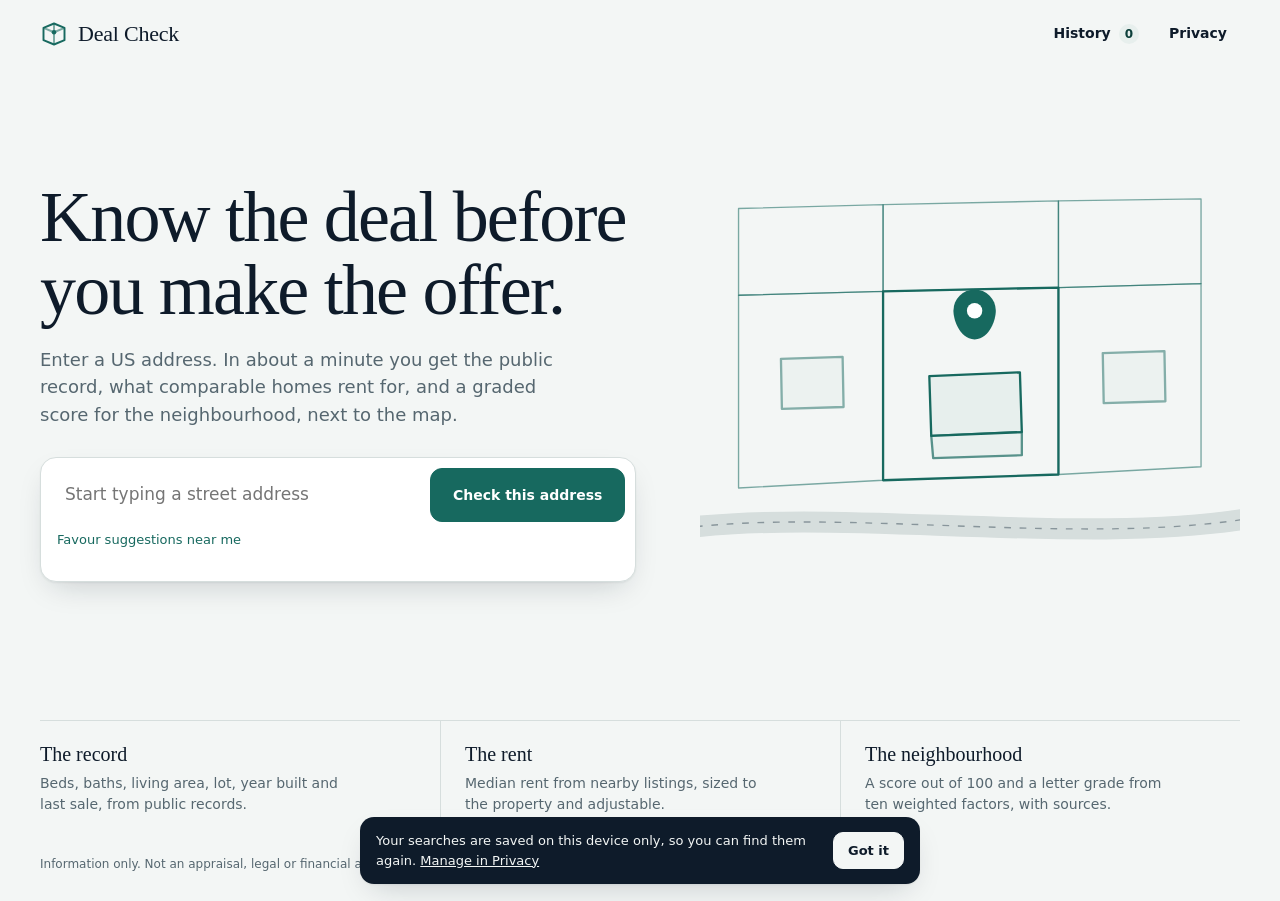
<file: index.html>
<!DOCTYPE html>
<html lang="en">
<head>
<meta charset="utf-8">
<meta name="viewport" content="width=device-width, initial-scale=1">
<meta http-equiv="Content-Security-Policy" content="default-src 'self'; script-src 'self' 'unsafe-eval' blob: https://maps.googleapis.com https://maps.gstatic.com; style-src 'self' 'unsafe-inline' https://fonts.googleapis.com; font-src https://fonts.gstatic.com; img-src 'self' data: blob: https://*.googleapis.com https://*.gstatic.com https://*.google.com https://*.googleusercontent.com https://*.ggpht.com; connect-src 'self' https://deal-check-api.ranjjinisg.workers.dev https://*.googleapis.com https://*.google.com https://*.gstatic.com data: blob:; frame-src 'self' about: https://*.google.com; worker-src blob:; object-src 'none'; base-uri 'self'; form-action 'none'">
<meta name="description" content="Deal Check: property facts, market rent and a neighbourhood score for any US address.">
<title>Deal Check: underwrite any US address</title>
<link rel="preconnect" href="https://fonts.googleapis.com">
<link rel="preconnect" href="https://fonts.gstatic.com" crossorigin>
<link href="https://fonts.googleapis.com/css2?family=Hanken+Grotesk:wght@400;500;600&family=Newsreader:opsz,wght@6..72,400;6..72,500&display=swap" rel="stylesheet">
<link rel="stylesheet" href="style.css?v=20261112a">
</head>
<body class="home">

<header class="bar">
  <a class="brand" href="./" aria-label="Deal Check home">
    <svg viewBox="0 0 32 32" fill="none" stroke="currentColor" stroke-width="2.2" stroke-linejoin="round" aria-hidden="true"><path d="M4 9l12-5 12 5v14l-12 5-12-5z"/><path d="M16 4v24M4 9l12 5 12-5" opacity=".55"/><circle cx="16" cy="14" r="2.6" fill="currentColor" stroke="none"/></svg>
    Deal Check
  </a>
  <div id="slotPanel" class="barsearch"></div>
  <nav aria-label="Main">
    <button type="button" class="quiet" id="histBtn">History <span class="count" id="histCount">0</span></button>
    <button type="button" class="quiet" id="privBtn">Privacy</button>
  </nav>
</header>

<!-- ============ Home ============ -->
<section id="hero">
  <div class="hero-grid">
    <div class="hero-copy">
      <h1>Know the deal before you make the offer.</h1>
      <p class="lede">Enter a US address. In about a minute you get the public record, what comparable homes rent for, and a graded score for the neighbourhood, next to the map.</p>
      <div id="slotHome">
        <div class="searchbox" id="searchbox">
          <div class="field">
            <div class="acwrap" style="flex:1">
              <label for="addr" class="sr" style="position:absolute;left:-9999px">Property address</label>
              <input id="addr" type="text" placeholder="Start typing a street address" autocomplete="off" role="combobox" aria-autocomplete="list" aria-expanded="false" aria-controls="acList">
              <div id="acList" role="listbox" aria-label="Address suggestions"></div>
            </div>
            <button class="primary" id="go" type="button">Check this address</button>
          </div>
          <div class="aux">
            <button type="button" id="geoBtn" class="linkbtn">Favour suggestions near me</button>
          </div>
          <div id="status" role="status"></div>
        </div>
      </div>
      <div class="recents" id="recents" hidden></div>
    </div>
    <div class="hero-art" aria-hidden="true">
      <svg viewBox="0 0 560 440" role="img">
        <path class="road" d="M-20 372 C 150 350, 400 392, 580 360"/>
        <path class="dash" d="M-20 372 C 150 350, 400 392, 580 360"/>
        <g>
          <path class="lot draw" pathLength="1" d="M40 40 L190 36 L190 126 L40 130 Z"/>
          <path class="lot draw" pathLength="1" d="M190 36 L372 32 L372 122 L190 126 Z"/>
          <path class="lot draw" pathLength="1" d="M372 32 L520 30 L520 118 L372 122 Z"/>
          <path class="lot draw" pathLength="1" d="M40 130 L190 126 L190 322 L40 330 Z"/>
          <path class="lot main draw" pathLength="1" d="M190 126 L372 122 L372 316 L190 322 Z"/>
          <path class="lot draw" pathLength="1" d="M372 122 L520 118 L520 308 L372 316 Z"/>
        </g>
        <path class="house" d="M238 214 L332 210 L334 272 L240 276 Z"/>
        <path class="house" d="M240 276 L334 272 L334 296 L242 299 Z" opacity=".7"/>
        <path class="house" d="M84 196 L148 194 L149 246 L85 248 Z" opacity=".5"/>
        <path class="house" d="M418 190 L482 188 L483 240 L419 242 Z" opacity=".5"/>
        <g transform="translate(285 170)">
          <path class="pin" d="M0 0 C-17 -2 -22 -22 -22 -30 A22 22 0 1 1 22 -30 C22 -22 17 -2 0 0 Z" transform="translate(0 6)"/>
          <circle class="pinhole" cx="0" cy="-24" r="8"/>
        </g>
      </svg>
    </div>
  </div>
  <div class="proof">
    <div><h2>The record</h2><p>Beds, baths, living area, lot, year built and last sale, from public records.</p></div>
    <div><h2>The rent</h2><p>Median rent from nearby listings, sized to the property and adjustable.</p></div>
    <div><h2>The neighbourhood</h2><p>A score out of 100 and a letter grade from ten weighted factors, with sources.</p></div>
  </div>
  <p class="foot-note">Information only. Not an appraisal, legal or financial advice. <a href="privacy.html">Privacy</a> and <a href="terms.html">Terms</a>.</p>
</section>

<!-- ============ Workspace ============ -->
<main id="work">
  <section class="quad" id="qOver" aria-label="Overview and property details">
    <div class="idrow"><div id="found"></div><div id="area"></div><div id="acc"></div></div>
    <div id="bldg" class="callout" hidden role="note">
      <strong id="bldgTitle"></strong>
      <p id="bldgText"></p>
      <div class="unitrow">
        <label for="unitNo" class="sr">Unit number</label>
        <input id="unitNo" type="text" maxlength="10" autocomplete="off" placeholder="Unit number, e.g. 4B">
        <button id="unitGo" class="primary" type="button">Check this unit</button>
      </div>
      <div id="unitErr" class="err" role="alert"></div>
    </div>
    <div class="kpis" id="kpis" hidden>
      <div><span>Layout</span><b id="kBeds">—</b></div>
      <div><span>Living area</span><b id="kArea">—</b></div>
      <div><span>Median rent</span><b id="kRent">—</b></div>
      <div><span>Neighbourhood</span><b id="kGrade">—</b></div>
    </div>
    <section class="plain" id="pProp">
      <div id="details"></div>
      <details id="picker"><summary>Choose details to show</summary><div id="pickList"></div></details>
    </section>
    <div class="panel-foot">
      <a href="privacy.html">Privacy</a><a href="terms.html">Terms</a>
      <small>Lot lines come from Google’s base map and are not a legal survey.</small>
    </div>
  </section>

  <div id="stage">
    <div id="map"></div>
    <div id="empty">Your map will appear here.</div>
    <div id="north" class="north" hidden role="img" aria-label="North is up" title="North is up">
      <svg id="northSvg" viewBox="0 0 48 48" width="40" height="40" aria-hidden="true" focusable="false">
        <path d="M24 15 L31 33 L24 29 L17 33 Z" class="n-up"/>
        <path d="M24 44 L31 33 L24 29 L17 33 Z" class="n-down"/>
        <text x="24" y="11" text-anchor="middle" class="n-n">N</text>
      </svg>
    </div>
    <div class="mapctl">
      <div class="seg" role="group" aria-label="Map view">
        <button id="vRoad" type="button" aria-pressed="true">Map</button>
        <button id="vSat" type="button" aria-pressed="false">Satellite</button>
      </div>
      <div class="zoom" role="group" aria-label="Zoom">
        <button id="zOut" type="button" aria-label="Zoom out">−</button>
        <button id="zIn" type="button" aria-label="Zoom in">+</button>
      </div>
      <button class="btn" id="staticLink" type="button" style="display:none">Open as image</button>
    </div>
  </div>

    <section class="quad" id="pRent">
      <div id="rent" class="tabpanel">
        <h2>Market rent</h2>
        <div class="f"><label for="rAddr">Address</label><input id="rAddr" type="text" autocomplete="off"></div>
        <div class="grid2">
          <div class="f"><label for="rBeds">Bedrooms</label>
            <select id="rBeds"><option value="0">Studio</option><option>1</option><option>2</option><option selected>3</option><option>4</option><option>5</option><option>6</option></select></div>
          <div class="f"><label for="rBaths">Bathrooms</label>
            <select id="rBaths"><option value="">Any</option><option value="1">1</option><option value="1.5+" selected>1.5 or more</option></select></div>
          <div class="f"><label for="rType">Type</label>
            <select id="rType"><option value="any">Any</option><option value="house" selected>House</option><option value="apartment">Apartment</option></select></div>
          <div class="f"><label for="rBack">Look back</label>
            <select id="rBack"><option value="90" selected>3 months</option><option value="180">6 months</option><option value="365">12 months</option><option value="730">24 months</option></select></div>
          <div class="f"><label for="rRadius">Radius</label>
            <select id="rRadius"><option value="0.5">0.5 mile</option><option value="1" selected>1 mile</option><option value="2">2 miles</option><option value="3">3 miles</option><option value="5">5 miles</option></select></div>
        </div>
        <div class="f"><label for="rMaxSqft">Max square feet (living area)</label><input id="rMaxSqft" type="text" inputmode="numeric" placeholder="optional, e.g. 2500"></div>
        <details id="rPick"><summary>Choose results to show</summary><div id="rPickList"></div></details>
        <button id="rentGo" class="primary" type="button">Check rents</button>
        <div id="rentOut"></div>
      </div>
    </section>

    <section class="quad" id="pNrs">
      <div id="nrs" class="tabpanel">
        <h2>Neighbourhood rating</h2>
        <div class="note">A score out of 100 for the neighbourhood only, from ten weighted factors, researched live with Gemini and Google Search. It runs automatically for each address and takes about a minute. It is not a rating of the property as an investment.</div>
        <details id="wBox">
          <summary id="wSummary">Factor weights</summary>
          <div class="note" style="margin-top:6px">Decide how much each factor counts. Weights must add up to 100. They are remembered on this device and used for every rating until you change them.</div>
          <div id="wList" class="wgrid"></div>
          <div id="wSum" class="note"></div>
          <button id="wReset" type="button" class="quiet" style="margin-top:6px">Reset to standard weights</button>
        </details>
        <button id="nrsGo" class="primary" type="button">Run the rating again</button>
        <div id="nrsOut"></div>
      </div>
    </section>
</main>

<!-- ============ Map image ============ -->
<dialog id="imgDlg" aria-labelledby="imgTitle">
  <div class="dlg-head">
    <div><h2 id="imgTitle">Map image</h2><p id="imgSub">North is up. Right-click or long-press the image to save it.</p></div>
    <button type="button" class="quiet" id="imgClose" aria-label="Close map image">Close</button>
  </div>
  <div class="dlg-body">
    <p id="imgState">Loading the image…</p>
    <img id="mapImg" alt="Map image of the property with a red pin. North is up." hidden>
  </div>
</dialog>

<!-- ============ History ============ -->
<dialog id="histDlg" aria-labelledby="histTitle">
  <div class="dlg-head">
    <div><h2 id="histTitle">Search history</h2><p id="histSub">Every address you check is saved here, on this device only.</p></div>
    <button type="button" class="quiet" id="histClose" aria-label="Close history">Close</button>
  </div>
  <div class="dlg-body">
    <div class="dlg-tools">
      <input id="histFilter" type="search" placeholder="Filter by address" aria-label="Filter history">
      <button type="button" id="histCsv">Download CSV</button>
      <button type="button" id="histClear" class="danger">Clear all</button>
    </div>
    <ul id="histList"></ul>
    <div class="empty-state" id="histEmpty" hidden></div>
  </div>
</dialog>

<!-- ============ Privacy ============ -->
<dialog id="privDlg" aria-labelledby="privTitle">
  <div class="dlg-head">
    <div><h2 id="privTitle">Your privacy</h2><p>You are in control of what this device keeps.</p></div>
    <button type="button" class="quiet" id="privClose" aria-label="Close privacy settings">Close</button>
  </div>
  <div class="dlg-body">
    <label class="setting"><input type="checkbox" id="saveHist"><span><strong>Save my search history on this device</strong><small>Turn this off and new searches are not remembered. Existing history stays until you delete it.</small></span></label>
    <h3>What leaves your device</h3>
    <ul>
      <li>The address you check goes to our server, which asks RentCast (property record), Rentometer (rent) and Google (maps, suggestions, neighbourhood research) for the answer.</li>
      <li>Your location is used only if you tap “Favour suggestions near me”, and is never stored by us.</li>
      <li>No accounts, no advertising, no tracking cookies and no analytics.</li>
    </ul>
    <h3>Your data</h3>
    <div class="dlg-tools">
      <button type="button" id="dlData">Download my data</button>
      <button type="button" id="delData" class="danger">Delete all my data</button>
    </div>
    <details>
      <summary>Owner access</summary>
      <p style="margin-top:6px">For the site owner only. Enter your owner key to switch off usage limits on this device.</p>
      <div class="dlg-tools" style="margin-top:8px">
        <input id="ownerKey" type="password" autocomplete="off" placeholder="Owner key" aria-label="Owner key">
        <button type="button" id="ownerSave">Save</button>
        <button type="button" id="ownerClear" class="quiet">Remove</button>
      </div>
      <p id="ownerState" style="margin-top:6px"></p>
    </details>
    <p>Full details are in the <a href="privacy.html">privacy policy</a> and <a href="terms.html">terms of use</a>.</p>
  </div>
</dialog>

<div id="notice" role="region" aria-label="Storage notice" hidden>
  <p>Your searches are saved on this device only, so you can find them again. <button type="button" class="linkbtn" id="noticePriv">Manage in Privacy</button></p>
  <button type="button" id="noticeOk">Got it</button>
</div>

<script src="app.js?v=20261112a"></script>
</body>
</html>
</file>
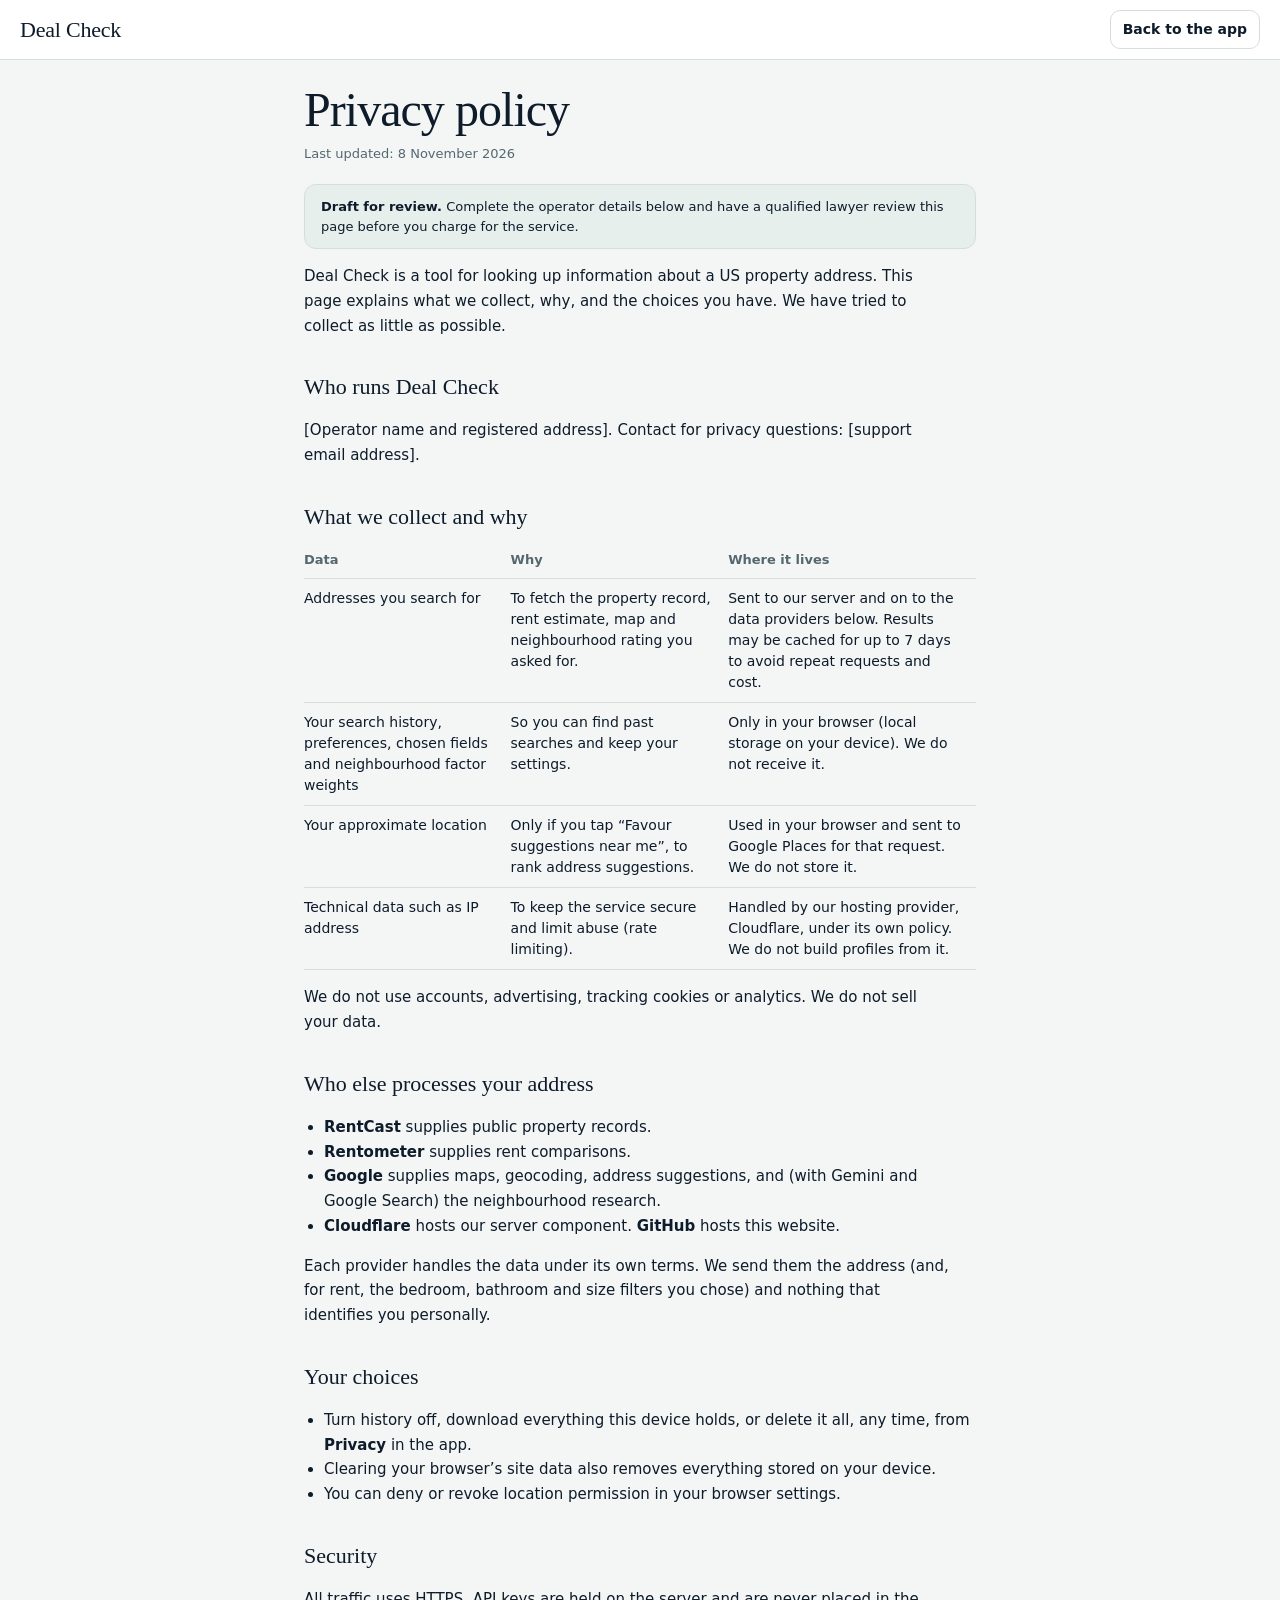
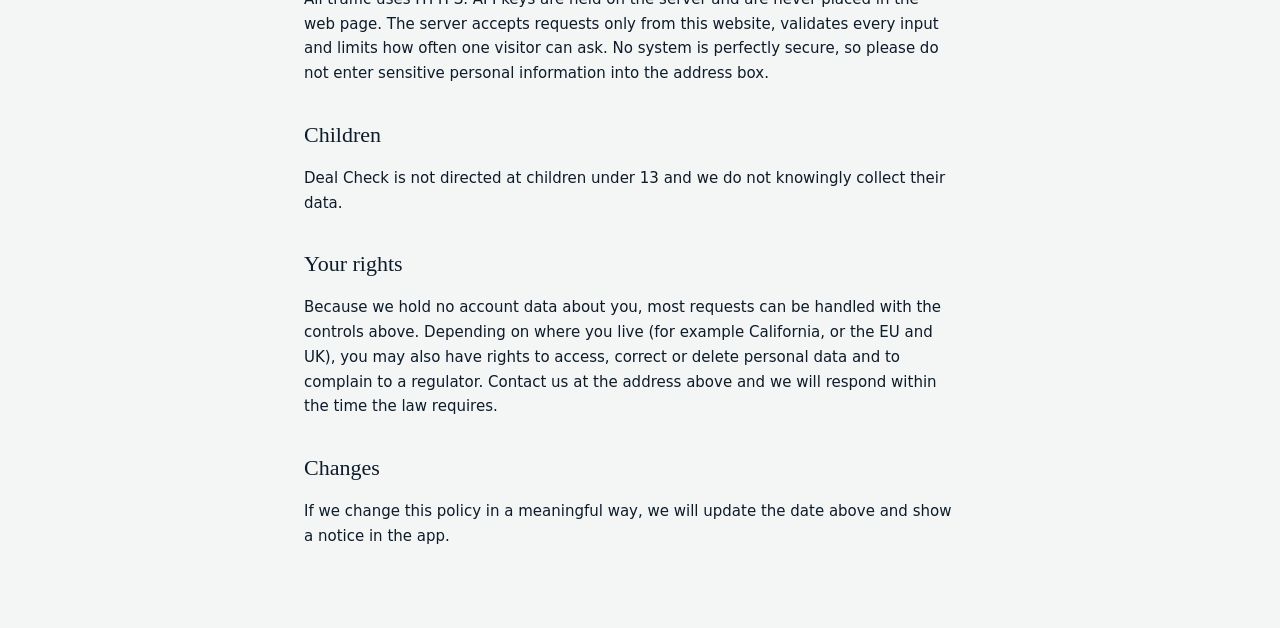
<file: privacy.html>
<!DOCTYPE html>
<html lang="en">
<head>
<meta charset="utf-8">
<meta name="viewport" content="width=device-width, initial-scale=1">
<meta http-equiv="Content-Security-Policy" content="default-src 'self'; style-src 'self' 'unsafe-inline' https://fonts.googleapis.com; font-src https://fonts.gstatic.com; base-uri 'self'; form-action 'none'; object-src 'none'">
<title>Privacy policy | Deal Check</title>
<link href="https://fonts.googleapis.com/css2?family=Hanken+Grotesk:wght@400;500;600&family=Newsreader:opsz,wght@6..72,400;6..72,500&display=swap" rel="stylesheet">
<link rel="stylesheet" href="style.css?v=20261112a">
</head>
<body>
<header class="bar"><a class="brand" href="./">Deal Check</a><nav><a class="btn quiet" href="./">Back to the app</a></nav></header>
<main class="legal">
  <h1>Privacy policy</h1>
  <p class="updated">Last updated: 8 November 2026</p>
  <div class="draft"><strong>Draft for review.</strong> Complete the operator details below and have a qualified lawyer review this page before you charge for the service.</div>

  <p>Deal Check is a tool for looking up information about a US property address. This page explains what we collect, why, and the choices you have. We have tried to collect as little as possible.</p>

  <h2>Who runs Deal Check</h2>
  <p>[Operator name and registered address]. Contact for privacy questions: [support email address].</p>

  <h2>What we collect and why</h2>
  <table>
    <tr><th>Data</th><th>Why</th><th>Where it lives</th></tr>
    <tr><td>Addresses you search for</td><td>To fetch the property record, rent estimate, map and neighbourhood rating you asked for.</td><td>Sent to our server and on to the data providers below. Results may be cached for up to 7 days to avoid repeat requests and cost.</td></tr>
    <tr><td>Your search history, preferences, chosen fields and neighbourhood factor weights</td><td>So you can find past searches and keep your settings.</td><td>Only in your browser (local storage on your device). We do not receive it.</td></tr>
    <tr><td>Your approximate location</td><td>Only if you tap “Favour suggestions near me”, to rank address suggestions.</td><td>Used in your browser and sent to Google Places for that request. We do not store it.</td></tr>
    <tr><td>Technical data such as IP address</td><td>To keep the service secure and limit abuse (rate limiting).</td><td>Handled by our hosting provider, Cloudflare, under its own policy. We do not build profiles from it.</td></tr>
  </table>
  <p>We do not use accounts, advertising, tracking cookies or analytics. We do not sell your data.</p>

  <h2>Who else processes your address</h2>
  <ul>
    <li><strong>RentCast</strong> supplies public property records.</li>
    <li><strong>Rentometer</strong> supplies rent comparisons.</li>
    <li><strong>Google</strong> supplies maps, geocoding, address suggestions, and (with Gemini and Google Search) the neighbourhood research.</li>
    <li><strong>Cloudflare</strong> hosts our server component. <strong>GitHub</strong> hosts this website.</li>
  </ul>
  <p>Each provider handles the data under its own terms. We send them the address (and, for rent, the bedroom, bathroom and size filters you chose) and nothing that identifies you personally.</p>

  <h2>Your choices</h2>
  <ul>
    <li>Turn history off, download everything this device holds, or delete it all, any time, from <strong>Privacy</strong> in the app.</li>
    <li>Clearing your browser’s site data also removes everything stored on your device.</li>
    <li>You can deny or revoke location permission in your browser settings.</li>
  </ul>

  <h2>Security</h2>
  <p>All traffic uses HTTPS. API keys are held on the server and are never placed in the web page. The server accepts requests only from this website, validates every input and limits how often one visitor can ask. No system is perfectly secure, so please do not enter sensitive personal information into the address box.</p>

  <h2>Children</h2>
  <p>Deal Check is not directed at children under 13 and we do not knowingly collect their data.</p>

  <h2>Your rights</h2>
  <p>Because we hold no account data about you, most requests can be handled with the controls above. Depending on where you live (for example California, or the EU and UK), you may also have rights to access, correct or delete personal data and to complain to a regulator. Contact us at the address above and we will respond within the time the law requires.</p>

  <h2>Changes</h2>
  <p>If we change this policy in a meaningful way, we will update the date above and show a notice in the app.</p>
</main>
</body>
</html>
</file>
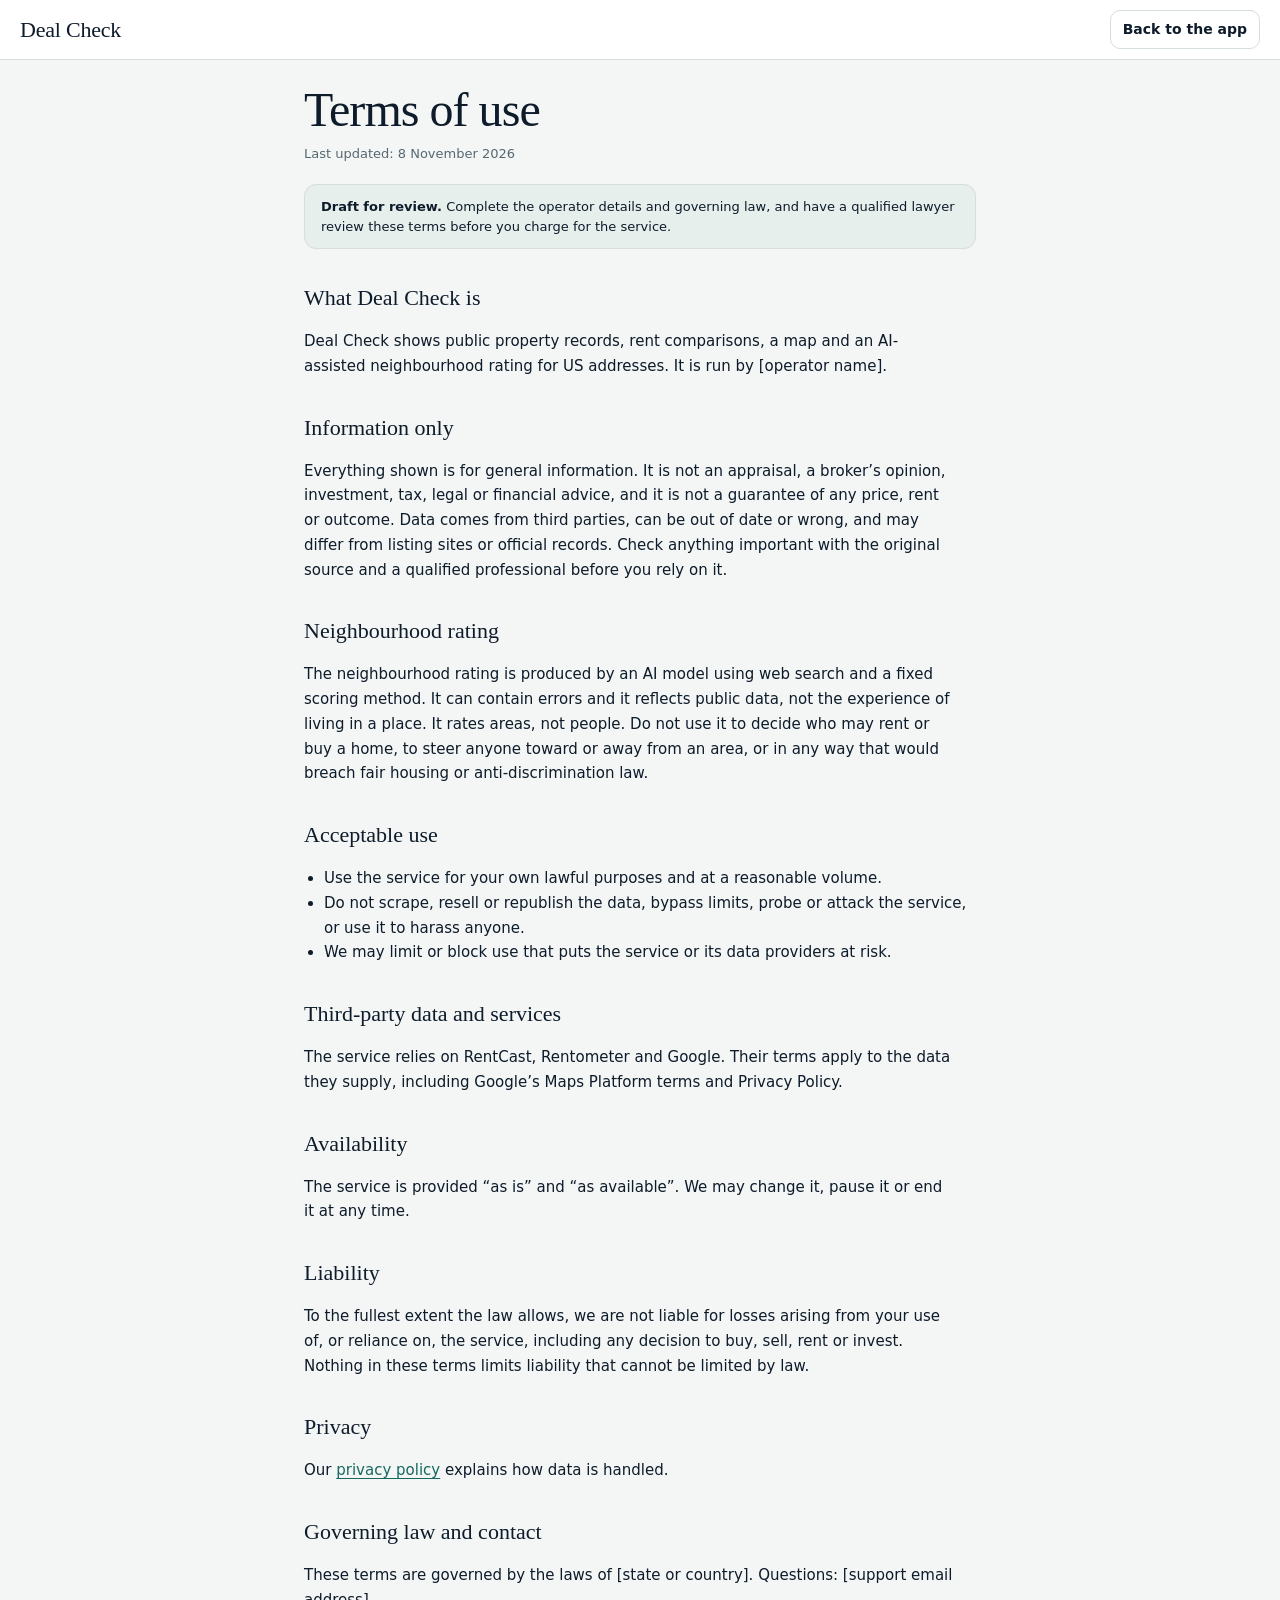
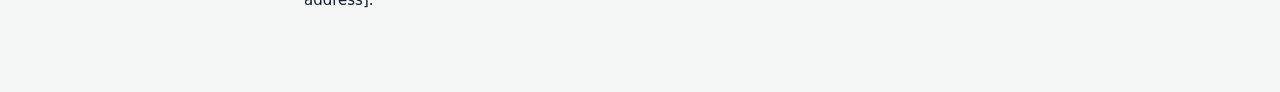
<file: terms.html>
<!DOCTYPE html>
<html lang="en">
<head>
<meta charset="utf-8">
<meta name="viewport" content="width=device-width, initial-scale=1">
<meta http-equiv="Content-Security-Policy" content="default-src 'self'; style-src 'self' 'unsafe-inline' https://fonts.googleapis.com; font-src https://fonts.gstatic.com; base-uri 'self'; form-action 'none'; object-src 'none'">
<title>Terms of use | Deal Check</title>
<link href="https://fonts.googleapis.com/css2?family=Hanken+Grotesk:wght@400;500;600&family=Newsreader:opsz,wght@6..72,400;6..72,500&display=swap" rel="stylesheet">
<link rel="stylesheet" href="style.css?v=20261112a">
</head>
<body>
<header class="bar"><a class="brand" href="./">Deal Check</a><nav><a class="btn quiet" href="./">Back to the app</a></nav></header>
<main class="legal">
  <h1>Terms of use</h1>
  <p class="updated">Last updated: 8 November 2026</p>
  <div class="draft"><strong>Draft for review.</strong> Complete the operator details and governing law, and have a qualified lawyer review these terms before you charge for the service.</div>

  <h2>What Deal Check is</h2>
  <p>Deal Check shows public property records, rent comparisons, a map and an AI-assisted neighbourhood rating for US addresses. It is run by [operator name].</p>

  <h2>Information only</h2>
  <p>Everything shown is for general information. It is not an appraisal, a broker’s opinion, investment, tax, legal or financial advice, and it is not a guarantee of any price, rent or outcome. Data comes from third parties, can be out of date or wrong, and may differ from listing sites or official records. Check anything important with the original source and a qualified professional before you rely on it.</p>

  <h2>Neighbourhood rating</h2>
  <p>The neighbourhood rating is produced by an AI model using web search and a fixed scoring method. It can contain errors and it reflects public data, not the experience of living in a place. It rates areas, not people. Do not use it to decide who may rent or buy a home, to steer anyone toward or away from an area, or in any way that would breach fair housing or anti-discrimination law.</p>

  <h2>Acceptable use</h2>
  <ul>
    <li>Use the service for your own lawful purposes and at a reasonable volume.</li>
    <li>Do not scrape, resell or republish the data, bypass limits, probe or attack the service, or use it to harass anyone.</li>
    <li>We may limit or block use that puts the service or its data providers at risk.</li>
  </ul>

  <h2>Third-party data and services</h2>
  <p>The service relies on RentCast, Rentometer and Google. Their terms apply to the data they supply, including Google’s Maps Platform terms and Privacy Policy.</p>

  <h2>Availability</h2>
  <p>The service is provided “as is” and “as available”. We may change it, pause it or end it at any time.</p>

  <h2>Liability</h2>
  <p>To the fullest extent the law allows, we are not liable for losses arising from your use of, or reliance on, the service, including any decision to buy, sell, rent or invest. Nothing in these terms limits liability that cannot be limited by law.</p>

  <h2>Privacy</h2>
  <p>Our <a href="privacy.html">privacy policy</a> explains how data is handled.</p>

  <h2>Governing law and contact</h2>
  <p>These terms are governed by the laws of [state or country]. Questions: [support email address].</p>
</main>
</body>
</html>
</file>
<file: style.css>
/* Deal Check: shared styles for the app and the legal pages */
:root {
  --paper: #f3f6f5; --surface: #ffffff; --ink: #0e1b2a; --muted: #566770;
  --line: #d6dedd; --accent: #17695f; --accent-deep: #0c3f3a; --accent-ink: #ffffff;
  --wash: #e7efed; --err: #a8261c; --shadow: 0 1px 2px rgba(14,27,42,.06), 0 12px 32px -12px rgba(14,27,42,.22);
  --panel: clamp(520px, 56vw, 900px);
  --deep: #0d2b2e; --deep-ink: #eaf3f1;
  --serif: "Newsreader", Georgia, "Times New Roman", serif;
  --sans: "Hanken Grotesk", system-ui, -apple-system, "Segoe UI", sans-serif;
}
@media (prefers-color-scheme: dark) {
  :root {
    --paper: #0a1218; --surface: #111c24; --ink: #e8efee; --muted: #93a6ad;
    --line: #25343d; --accent: #5cc2b3; --accent-deep: #8fd8cc; --accent-ink: #062320;
    --wash: #15242c; --err: #f1978e; --shadow: 0 1px 2px rgba(0,0,0,.4), 0 12px 32px -12px rgba(0,0,0,.7);
  }
}
* { box-sizing: border-box; }
html { -webkit-text-size-adjust: 100%; }
body { margin: 0; font-family: var(--sans); font-size: 15px; line-height: 1.5; color: var(--ink); background: var(--paper); min-height: 100vh; }
a { color: var(--accent); text-underline-offset: 3px; }
:focus-visible { outline: 2px solid var(--accent); outline-offset: 2px; border-radius: 4px; }
[hidden] { display: none !important; }
small { color: var(--muted); font-size: 12px; line-height: 1.5; }

/* ---------- Buttons and fields ---------- */
button, .btn { font: inherit; font-size: 14px; font-weight: 600; padding: 10px 16px; border-radius: 10px; border: 1px solid var(--line); background: var(--surface); color: var(--ink); cursor: pointer; text-decoration: none; text-align: center; display: inline-flex; align-items: center; justify-content: center; gap: 8px; transition: background-color .15s, border-color .15s; }
button:hover:not(:disabled), .btn:hover { border-color: var(--accent); }
button:disabled { opacity: .55; cursor: default; }
button.primary { background: var(--accent); color: var(--accent-ink); border-color: var(--accent); }
button.primary:hover:not(:disabled) { background: var(--accent-deep); border-color: var(--accent-deep); color: var(--paper); }
button.quiet { border-color: transparent; background: transparent; color: var(--ink); }
button.quiet:hover { background: var(--wash); border-color: transparent; }
button.danger { color: var(--err); }
.linkbtn { background: none; border: 0; padding: 0; color: var(--accent); font: inherit; font-size: 13px; font-weight: 500; cursor: pointer; text-align: left; display: inline; }
.linkbtn:disabled { color: var(--muted); }
label { display: block; font-size: 13px; font-weight: 600; margin-bottom: 6px; }
input[type=text], input[type=search], select { width: 100%; padding: 11px 13px; font: inherit; font-size: 15px; color: var(--ink); background: var(--surface); border: 1px solid var(--line); border-radius: 10px; }
select { appearance: auto; }
label.pick { display: flex; align-items: center; gap: 10px; font-weight: 400; margin: 0; font-size: 14px; }
.row { display: flex; gap: 8px; }
.row > * { flex: 1; }

/* ---------- Top bar ---------- */
.bar { display: flex; align-items: center; justify-content: space-between; gap: 12px; padding: 14px clamp(16px, 4vw, 40px); }
.brand { display: flex; align-items: center; gap: 10px; font-family: var(--serif); font-size: 22px; font-weight: 500; letter-spacing: -.01em; color: var(--ink); text-decoration: none; }
.brand svg { width: 28px; height: 28px; color: var(--accent); }
.bar nav { display: flex; gap: 4px; }
.bar nav button, .bar nav a { padding: 8px 12px; font-size: 14px; }
.count { display: inline-block; min-width: 20px; padding: 0 6px; border-radius: 10px; background: var(--wash); color: var(--accent-deep); font-size: 12px; line-height: 20px; text-align: center; }

/* ---------- Home ---------- */
body.home #work { display: none; }
body:not(.home) #hero { display: none; }
#hero { min-height: calc(100vh - 66px); display: flex; flex-direction: column; }
.hero-grid { flex: 1; display: grid; grid-template-columns: minmax(0, 1.05fr) minmax(0, .95fr); gap: clamp(24px, 5vw, 72px); align-items: center; padding: 0 clamp(16px, 4vw, 40px) 24px; max-width: 1280px; width: 100%; margin: 0 auto; }
.hero-copy { max-width: 600px; }
.hero-copy h1 { font-family: var(--serif); font-weight: 400; font-size: clamp(40px, 6vw, 72px); line-height: 1.02; letter-spacing: -.025em; margin: 0 0 18px; }
.hero-copy p.lede { font-size: 18px; line-height: 1.55; color: var(--muted); margin: 0 0 28px; max-width: 46ch; }
.searchbox { background: var(--surface); border: 1px solid var(--line); border-radius: 16px; padding: 10px; box-shadow: var(--shadow); }
.searchbox .acwrap { position: relative; }
.searchbox .field { display: flex; gap: 8px; align-items: stretch; }
.searchbox input#addr { border: 0; background: transparent; font-size: 17px; padding: 14px 14px; }
.searchbox input#addr:focus-visible { outline: none; }
.searchbox .field:focus-within { outline: 2px solid var(--accent); outline-offset: 2px; border-radius: 12px; }
.searchbox button.primary { padding: 0 22px; border-radius: 12px; white-space: nowrap; }
.searchbox .aux { display: flex; justify-content: space-between; gap: 12px; flex-wrap: wrap; padding: 8px 6px 2px; }
#status { font-size: 13px; min-height: 20px; color: var(--muted); padding: 8px 4px 0; }
#status.err { color: var(--err); }
.recents { margin-top: 18px; display: flex; flex-wrap: wrap; gap: 8px; align-items: center; }
.recents span { font-size: 13px; color: var(--muted); margin-right: 4px; }
.recents button { font-size: 13px; font-weight: 500; padding: 6px 12px; border-radius: 999px; background: transparent; max-width: 100%; overflow: hidden; text-overflow: ellipsis; white-space: nowrap; }
.hero-art { width: 100%; max-width: 560px; justify-self: center; color: var(--accent); }
.hero-art svg { width: 100%; height: auto; display: block; }
.hero-art .lot { fill: none; stroke: currentColor; stroke-width: 1.4; stroke-linecap: round; stroke-linejoin: round; opacity: .55; }
.hero-art .lot.main { stroke-width: 2.4; opacity: 1; }
.hero-art .house { fill: var(--wash); stroke: currentColor; stroke-width: 2.4; stroke-linejoin: round; }
.hero-art .road { fill: none; stroke: var(--line); stroke-width: 22; stroke-linecap: round; }
.hero-art .dash { fill: none; stroke: var(--muted); stroke-width: 1.4; stroke-dasharray: 7 9; opacity: .6; }
.hero-art .pin { fill: var(--accent); }
.hero-art .pinhole { fill: var(--surface); }
.draw { stroke-dasharray: 1; stroke-dashoffset: 1; animation: draw 1.6s cubic-bezier(.3,.7,.2,1) .15s forwards; }
@keyframes draw { to { stroke-dashoffset: 0; } }
.proof { max-width: 1280px; width: 100%; margin: 0 auto; padding: 0 clamp(16px, 4vw, 40px) 36px; display: grid; grid-template-columns: repeat(3, 1fr); gap: 0; }
.proof div { padding: 18px 24px 4px 0; border-top: 1px solid var(--line); }
.proof div + div { padding-left: 24px; border-left: 1px solid var(--line); }
.proof h2 { font-family: var(--serif); font-weight: 500; font-size: 20px; margin: 0 0 4px; }
.proof p { margin: 0; color: var(--muted); font-size: 14px; max-width: 34ch; }
.foot-note { padding: 0 clamp(16px, 4vw, 40px) 28px; max-width: 1280px; width: 100%; margin: 0 auto; color: var(--muted); font-size: 12px; }
.foot-note a { color: var(--muted); }

/* ---------- Workspace ---------- */
#work { display: grid; grid-template-columns: var(--panel) minmax(0, 1fr); height: 100vh; }
body:not(.home) .bar { position: absolute; z-index: 40; width: var(--panel); padding: 12px 20px; background: var(--surface); border-bottom: 1px solid var(--line); border-right: 1px solid var(--line); }
body:not(.home) #work { padding-top: 0; }
#panel { background: var(--surface); border-right: 1px solid var(--line); overflow-y: auto; padding: 74px 20px 28px; display: flex; flex-direction: column; gap: 16px; }
#found { font-family: var(--serif); font-size: 24px; line-height: 1.2; letter-spacing: -.01em; }
#acc { font-size: 13px; color: var(--muted); margin-top: -8px; }
.kpis { display: grid; grid-template-columns: repeat(3, 1fr); border: 1px solid var(--line); border-radius: 14px; overflow: hidden; background: var(--paper); }
.kpis div { padding: 12px 14px; min-width: 0; }
.kpis div + div { border-left: 1px solid var(--line); }
.kpis b { display: block; font-family: var(--serif); font-weight: 500; font-size: 24px; line-height: 1.1; letter-spacing: -.01em; white-space: nowrap; overflow: hidden; text-overflow: ellipsis; }
.kpis span { font-size: 12px; color: var(--muted); }
.tabs { display: flex; gap: 4px; border-bottom: 1px solid var(--line); margin: 0 -4px; }
.tabs button { border: 0; border-radius: 0; background: transparent; padding: 10px 14px; color: var(--muted); border-bottom: 2px solid transparent; margin-bottom: -1px; }
.tabs button[aria-selected=true] { color: var(--ink); border-bottom-color: var(--accent); }
.tabs button:hover { border-color: transparent; border-bottom-color: var(--line); }
.tabs button[aria-selected=true]:hover { border-bottom-color: var(--accent); }
.tabpanel { display: flex; flex-direction: column; gap: 12px; }
.tabpanel h2 { font-family: var(--serif); font-weight: 500; font-size: 20px; margin: 0; }
.note { color: var(--muted); font-size: 12px; line-height: 1.5; }
.err { color: var(--err); font-size: 13px; }
dl { margin: 0; display: grid; grid-template-columns: 1fr auto; gap: 0 16px; font-size: 14px; }
dt, dd { padding: 9px 0; border-bottom: 1px solid var(--line); margin: 0; }
dt { color: var(--muted); } dd { font-weight: 600; text-align: right; }
details summary { cursor: pointer; color: var(--accent); font-weight: 600; font-size: 14px; padding: 4px 0; }
details > div, details > ul, details > p { margin-top: 8px; }
#pickList, #rPickList { display: grid; gap: 8px; }
#rent .grid2 { display: grid; grid-template-columns: 1fr 1fr; gap: 10px; }
#rent .f label { font-size: 12px; color: var(--muted); font-weight: 500; }
#rent select, #rent input[type=text] { padding: 9px 11px; font-size: 14px; }
#rentOut .big { font-family: var(--serif); font-size: 34px; line-height: 1.1; letter-spacing: -.02em; margin: 4px 0 10px; }
#rentOut .big span { font-family: var(--sans); font-size: 13px; letter-spacing: 0; color: var(--muted); }
#nrsOut .score { display: flex; align-items: baseline; gap: 14px; margin: 4px 0 8px; }
#nrsOut .score b { font-family: var(--serif); font-weight: 500; font-size: 56px; line-height: 1; color: var(--accent); }
#nrsOut .score span { color: var(--muted); font-size: 13px; }
#nrsOut table { width: 100%; border-collapse: collapse; font-size: 13px; margin-top: 8px; }
#nrsOut th, #nrsOut td { text-align: right; padding: 7px 4px; border-bottom: 1px solid var(--line); }
#nrsOut th:first-child, #nrsOut td:first-child { text-align: left; }
#nrsOut th { color: var(--muted); font-weight: 500; }
#nrsOut details { margin-top: 10px; }
#nrsOut p, #nrsOut li { margin: 6px 0; font-size: 13px; line-height: 1.5; }
#nrsOut ul { padding-left: 18px; margin: 4px 0; }
.panel-foot { margin-top: auto; padding-top: 8px; display: flex; gap: 14px; flex-wrap: wrap; }
.panel-foot a { font-size: 12px; color: var(--muted); }

#stage { position: relative; min-height: 100vh; }
#map { position: absolute; inset: 0; }
#empty { position: absolute; inset: 0; display: grid; place-items: center; color: var(--muted); padding: 24px; text-align: center; }
.mapctl { position: absolute; top: 16px; right: 16px; display: flex; flex-direction: column; gap: 8px; align-items: flex-end; z-index: 5; }
.mapctl .seg, .mapctl .zoom { display: flex; background: var(--surface); border: 1px solid var(--line); border-radius: 12px; box-shadow: var(--shadow); overflow: hidden; }
.mapctl button { border: 0; border-radius: 0; padding: 9px 14px; background: transparent; }
.mapctl button[aria-pressed=true] { background: var(--accent); color: var(--accent-ink); }
.mapctl .zoom button { padding: 9px 14px; font-size: 18px; line-height: 1; }
.mapctl .zoom button + button { border-left: 1px solid var(--line); }
.mapctl .btn { box-shadow: var(--shadow); font-size: 13px; padding: 8px 12px; }
.maplegal { position: absolute; left: 16px; bottom: 16px; max-width: 360px; font-size: 11px; color: var(--muted); background: var(--surface); padding: 6px 10px; border-radius: 8px; border: 1px solid var(--line); z-index: 5; }

/* ---------- Suggestions ---------- */
#acList { display: none; position: absolute; left: -10px; right: -10px; top: calc(100% + 10px); z-index: 60; background: var(--surface); border: 1px solid var(--line); border-radius: 14px; max-height: 340px; overflow-y: auto; box-shadow: var(--shadow); }
#acList .grp { font-size: 12px; font-weight: 600; color: var(--muted); padding: 10px 14px 4px; }
#acList .opt { padding: 9px 14px; cursor: pointer; font-size: 15px; line-height: 1.3; }
#acList .opt small { display: block; }
#acList .opt[aria-selected=true], #acList .opt:hover { background: var(--wash); }
#acList .foot { padding: 8px 14px; border-top: 1px solid var(--line); }

/* ---------- Dialogs ---------- */
dialog { border: 1px solid var(--line); border-radius: 18px; padding: 0; background: var(--surface); color: var(--ink); box-shadow: var(--shadow); width: min(640px, calc(100vw - 24px)); max-height: calc(100vh - 32px); }
dialog::backdrop { background: rgba(8,16,24,.55); }
dialog[open] { display: flex; flex-direction: column; }
.dlg-head { display: flex; align-items: flex-start; justify-content: space-between; gap: 12px; padding: 20px 22px 8px; }
.dlg-head h2 { font-family: var(--serif); font-weight: 500; font-size: 26px; margin: 0; letter-spacing: -.01em; }
.dlg-head p { margin: 4px 0 0; color: var(--muted); font-size: 13px; }
.dlg-body { padding: 8px 22px 22px; overflow-y: auto; display: flex; flex-direction: column; gap: 14px; }
.dlg-tools { display: flex; gap: 8px; flex-wrap: wrap; align-items: center; }
.dlg-tools input { flex: 1; min-width: 160px; }
#histList { list-style: none; margin: 0; padding: 0; border-top: 1px solid var(--line); }
#histList li { display: flex; gap: 10px; align-items: center; padding: 12px 0; border-bottom: 1px solid var(--line); }
#histList .open { flex: 1; min-width: 0; text-align: left; background: none; border: 0; padding: 0; display: block; font-weight: 400; }
#histList .addr { display: block; font-weight: 600; font-size: 15px; overflow: hidden; text-overflow: ellipsis; white-space: nowrap; }
#histList .meta { display: flex; gap: 6px 14px; flex-wrap: wrap; font-size: 12px; color: var(--muted); margin-top: 2px; }
#histList .meta b { color: var(--ink); font-weight: 600; }
#histList .del { padding: 6px 10px; font-size: 13px; }
.empty-state { padding: 28px 0; color: var(--muted); text-align: center; }
.setting { display: flex; gap: 12px; align-items: flex-start; padding: 12px 14px; background: var(--paper); border: 1px solid var(--line); border-radius: 12px; }
.setting input { margin-top: 4px; width: 18px; height: 18px; accent-color: var(--accent); }
.setting strong { display: block; font-size: 14px; }
.setting small { display: block; }
.dlg-body h3 { font-size: 14px; margin: 6px 0 0; }
.dlg-body p, .dlg-body li { font-size: 13px; color: var(--muted); margin: 0; }
.dlg-body ul { margin: 0; padding-left: 18px; display: grid; gap: 4px; }

/* ---------- Notice bar ---------- */
#notice { position: fixed; left: 50%; transform: translateX(-50%); bottom: 16px; z-index: 80; width: min(560px, calc(100vw - 24px)); background: var(--ink); color: var(--paper); border-radius: 14px; padding: 14px 16px; display: flex; gap: 14px; align-items: center; box-shadow: var(--shadow); font-size: 13px; }
#notice p { margin: 0; flex: 1; }
#notice button:not(.linkbtn) { padding: 8px 14px; font-size: 13px; background: var(--paper); color: var(--ink); border-color: var(--paper); }
#notice .linkbtn { color: var(--paper); text-decoration: underline; font-size: 13px; background: none; border: 0; padding: 0; }

/* ---------- Legal pages ---------- */
.legal { max-width: 720px; margin: 0 auto; padding: 8px clamp(16px, 4vw, 24px) 64px; }
.legal h1 { font-family: var(--serif); font-weight: 400; font-size: clamp(34px, 5vw, 48px); letter-spacing: -.02em; line-height: 1.1; margin: 16px 0 6px; }
.legal h2 { font-family: var(--serif); font-weight: 500; font-size: 22px; margin: 32px 0 6px; }
.legal p, .legal li { color: var(--ink); line-height: 1.65; max-width: 68ch; }
.legal ul { padding-left: 20px; }
.legal .updated { color: var(--muted); font-size: 13px; margin: 0 0 20px; }
.legal .draft { background: var(--wash); border: 1px solid var(--line); border-radius: 12px; padding: 12px 16px; font-size: 13px; margin: 16px 0 8px; }
.legal table { width: 100%; border-collapse: collapse; font-size: 14px; margin: 8px 0; }
.legal th, .legal td { text-align: left; padding: 9px 10px 9px 0; border-bottom: 1px solid var(--line); vertical-align: top; }
.legal th { color: var(--muted); font-weight: 600; font-size: 13px; }

/* ---------- Small screens ---------- */
@media (max-width: 900px) {
  .hero-grid { grid-template-columns: 1fr; padding-top: 8px; }
  .hero-art { order: -1; max-width: 200px; }
  .proof { grid-template-columns: 1fr; }
  .proof div + div { padding-left: 0; border-left: 0; }
  #hero { min-height: 0; }
  #work { grid-template-columns: 1fr; height: auto; }
  body:not(.home) .bar { position: static; width: auto; border-right: 0; }
  #panel { padding-top: 16px; border-right: 0; overflow: visible; }
  #stage { min-height: 70vh; order: -1; }
  body:not(.home) #work { display: flex; flex-direction: column; }
  .maplegal { display: none; }
}
@media (max-width: 520px) {
  .searchbox .field { flex-direction: column; }
  .searchbox button.primary { padding: 13px; }
  .kpis b { font-size: 20px; }
  #rent .grid2 { grid-template-columns: 1fr; }
}
@media (prefers-reduced-motion: reduce) {
  .draw { animation: none; stroke-dashoffset: 0; }
  * { transition: none !important; }
}
@media print {
  .bar, #notice, .mapctl, .maplegal { display: none !important; }
  #work { display: block; height: auto; } #panel { overflow: visible; }
}



.wgrid { display: grid; grid-template-columns: 1fr 84px; gap: 8px 14px; align-items: center; margin: 10px 0 8px; }
.wgrid label { margin: 0; font-weight: 400; font-size: 14px; }
.wgrid input { padding: 7px 10px; text-align: right; }

/* ===== Workspace: four quadrants (overview, map, rent, neighbourhood) ===== */
.sr { position: absolute; left: -9999px; }
body:not(.home) { height: 100vh; display: flex; flex-direction: column; overflow: hidden; }
body:not(.home) .bar { position: relative; z-index: 50; width: auto; flex: none; padding: 10px 20px; gap: 20px; background: var(--surface); border: 0; border-bottom: 1px solid var(--line); }
.barsearch { display: none; flex: 1; max-width: 780px; position: relative; margin: 0 auto; }
body:not(.home) .barsearch { display: block; }
body:not(.home) #work { flex: 1; min-height: 0; height: auto; display: grid; grid-template-columns: repeat(2, minmax(0, 1fr)); grid-template-rows: repeat(2, minmax(0, 1fr)); gap: 12px; padding: 12px; }
.quad { background: var(--surface); border: 1px solid var(--line); border-radius: 18px; padding: 20px 24px; overflow-y: auto; min-width: 0; min-height: 0; display: flex; flex-direction: column; gap: 12px; }
.plain { display: flex; flex-direction: column; gap: 12px; }
body:not(.home) #stage { min-height: 0; border-radius: 18px; overflow: hidden; border: 1px solid var(--line); position: relative; }
.mapctl { top: 12px; right: 12px; flex-direction: row; align-items: center; }
.maplegal { display: none; }

/* search lives in the top bar */
.barsearch .searchbox { box-shadow: none; border-radius: 12px; padding: 4px; background: var(--paper); }
.barsearch .searchbox .field { flex-direction: row; }
.barsearch .searchbox input#addr { font-size: 15px; padding: 9px 12px; }
.barsearch .searchbox button.primary { padding: 0 16px; }
.barsearch .aux { display: none; }
.barsearch #status { position: absolute; left: 0; right: 0; top: calc(100% + 6px); z-index: 70; min-height: 0; background: var(--surface); border: 1px solid var(--line); border-radius: 10px; padding: 8px 12px; box-shadow: var(--shadow); }
.barsearch #status:empty { display: none; }
.barsearch #acList { left: 0; right: 0; top: calc(100% + 8px); }

/* overview quadrant */
#found { font-family: var(--serif); font-size: clamp(20px, 2vw, 28px); line-height: 1.15; letter-spacing: -.01em; }
#acc { margin: 4px 0 0; }
.callout { background: var(--wash); border: 1px solid var(--line); border-left: 4px solid var(--accent); border-radius: 12px; padding: 14px 16px; display: flex; flex-direction: column; gap: 8px; }
.callout strong { font-size: 15px; }
.callout p { margin: 0; font-size: 13px; line-height: 1.5; color: var(--muted); max-width: 70ch; }
.unitrow { display: flex; gap: 8px; flex-wrap: wrap; }
.unitrow input { flex: 1; min-width: 150px; max-width: 240px; padding: 9px 12px; }
.unitrow button { padding: 9px 16px; }
body:not(.home) .kpis { display: grid; grid-template-columns: repeat(auto-fit, minmax(130px, 1fr)); border: 0; border-radius: 16px; background: var(--deep); color: var(--deep-ink); overflow: hidden; }
.kpis div { padding: 14px 18px 16px; display: flex; flex-direction: column; gap: 4px; cursor: pointer; transition: background-color .15s; }
.kpis div:hover { background: rgba(255,255,255,.06); }
.kpis div + div { border-left: 1px solid rgba(255,255,255,.14); }
.kpis span { order: -1; font-size: 12px; color: rgba(234,243,241,.72); }
.kpis b { font-size: clamp(20px, 1.9vw, 28px); line-height: 1.1; font-weight: 400; }
#details h2 { font-family: var(--serif); font-weight: 500; font-size: 20px; margin: 0 0 4px; }
.panel-foot { margin-top: auto; padding-top: 8px; display: flex; gap: 14px; flex-wrap: wrap; align-items: center; }
.panel-foot a { font-size: 12px; color: var(--muted); }
#rent .grid2 { grid-template-columns: repeat(3, minmax(0, 1fr)); }
.wgrid { display: grid; grid-template-columns: 1fr 84px; gap: 8px 14px; align-items: center; margin: 10px 0 8px; }
.wgrid label { margin: 0; font-weight: 400; font-size: 14px; }
.wgrid input { padding: 7px 10px; text-align: right; }

/* short or narrow screens: one scrolling column, map first */
@media (max-width: 1000px), (max-height: 560px) {
  body:not(.home) { height: auto; display: block; overflow: visible; }
  body:not(.home) .bar { flex-wrap: wrap; }
  .barsearch { order: 3; flex-basis: 100%; max-width: none; margin: 0; }
  body:not(.home) #work { display: flex; flex-direction: column; padding: 12px; }
  body:not(.home) #stage { order: -1; height: 42vh; min-height: 260px; }
  .quad { overflow: visible; }
  #rent .grid2 { grid-template-columns: 1fr 1fr; }
}
@media (max-width: 520px) {
  .barsearch .searchbox .field { flex-direction: column; }
  .barsearch .searchbox button.primary { padding: 10px; }
  .kpis b { white-space: normal; }
}
.quad > *, .plain > * { flex-shrink: 0; }

#area { font-size: 14px; font-weight: 600; color: var(--accent); margin: 2px 0 0; }
#area:empty { display: none; }

/* North arrow */
.north { position: absolute; top: 16px; left: 16px; z-index: 5; width: 52px; height: 52px; display: grid; place-items: center; background: var(--surface); border: 1px solid var(--line); border-radius: 50%; box-shadow: var(--shadow); pointer-events: none; }
.north svg { transition: transform .2s; }
.north .n-up { fill: var(--accent); }
.north .n-down { fill: var(--line); }
.north .n-n { font: 700 11px var(--sans, system-ui, sans-serif); fill: var(--ink); }
body.home .north { display: none; }
.north[hidden] { display: none; }
#mapImg { display: block; max-width: 100%; height: auto; border-radius: 10px; margin: 8px auto 0; }
#imgState.err { color: #a3281e; }
</file>
